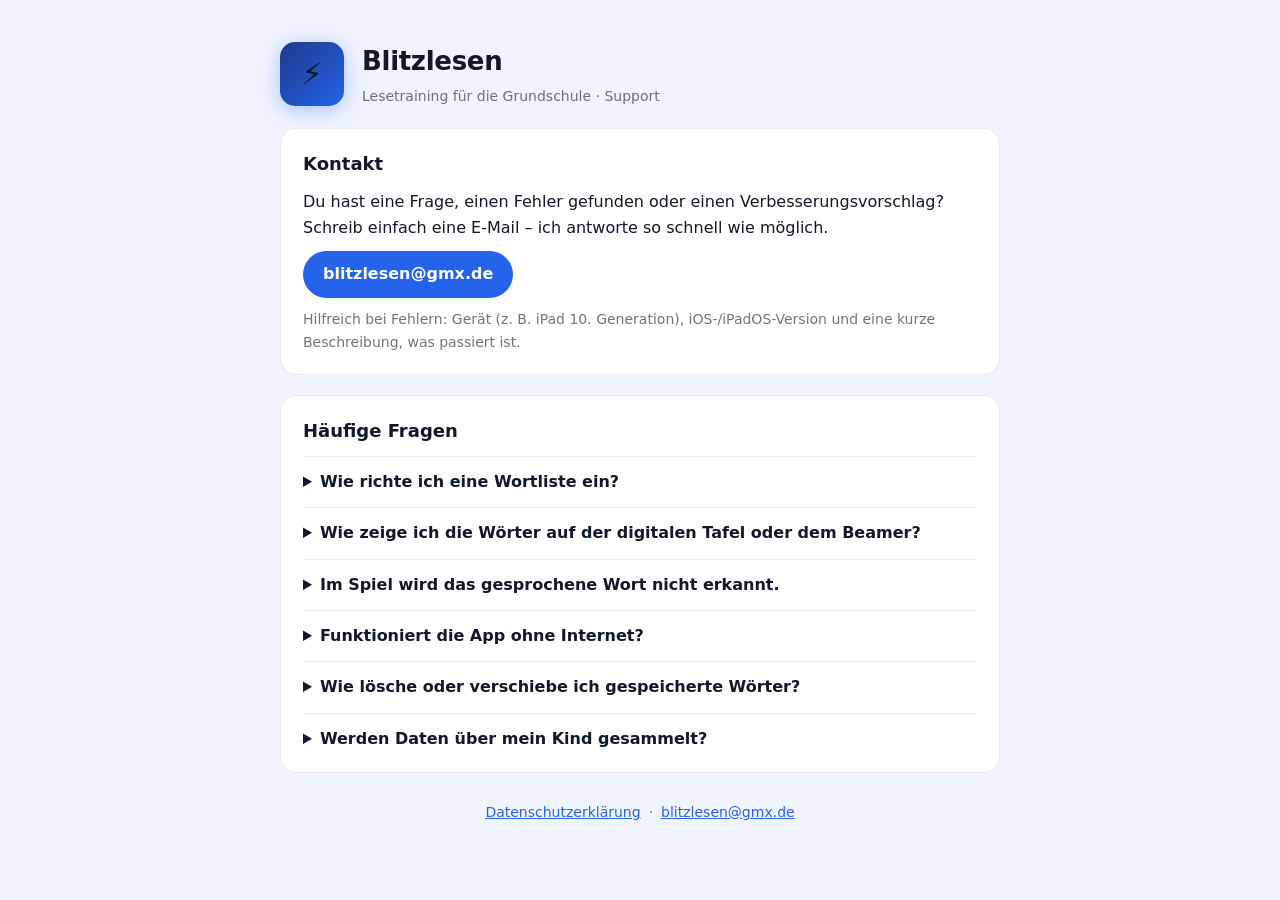
<file: index.html>
<!doctype html>
<html lang="de">
<head>
<meta charset="utf-8">
<meta name="viewport" content="width=device-width, initial-scale=1">
<title>Blitzlesen – Support</title>
<meta name="description" content="Hilfe und Kontakt für die iPad- und iPhone-App Blitzlesen.">
<link rel="stylesheet" href="style.css">
</head>
<body>
<main class="page">

  <header class="hero">
    <div class="icon" aria-hidden="true">⚡</div>
    <div>
      <h1>Blitzlesen</h1>
      <p class="sub">Lesetraining für die Grundschule · Support</p>
    </div>
  </header>

  <section class="card">
    <h2>Kontakt</h2>
    <p>Du hast eine Frage, einen Fehler gefunden oder einen Verbesserungsvorschlag? Schreib einfach eine E-Mail – ich antworte so schnell wie möglich.</p>
    <p><a class="button" href="mailto:blitzlesen@gmx.de?subject=Blitzlesen%20Support">blitzlesen@gmx.de</a></p>
    <p class="hint">Hilfreich bei Fehlern: Gerät (z.&nbsp;B. iPad 10. Generation), iOS-/iPadOS-Version und eine kurze Beschreibung, was passiert ist.</p>
  </section>

  <section class="card">
    <h2>Häufige Fragen</h2>

    <details>
      <summary>Wie richte ich eine Wortliste ein?</summary>
      <p>Tippe oben rechts auf das Zahnrad. Wähle die Klassenstufe (1–4) und die Anzahl der Wörter (5–25). Mit „Befüllen“ werden die Felder automatisch mit passenden Wörtern gefüllt – du kannst sie aber auch selbst eintragen. Über „In Datenbank speichern“ legst du die Liste dauerhaft für eine Klassenstufe ab.</p>
    </details>

    <details>
      <summary>Wie zeige ich die Wörter auf der digitalen Tafel oder dem Beamer?</summary>
      <p>Verbinde das iPad per AirPlay (AirPlay-Symbol oben rechts in der App) oder per HDMI-Adapter. Auf der Tafel erscheint dann nur das Wort – groß, weiß auf schwarz. Alle Bedienelemente bleiben auf dem iPad. Ein blauer Ring um das AirPlay-Symbol zeigt, dass ein externer Bildschirm verbunden ist.</p>
    </details>

    <details>
      <summary>Im Spiel wird das gesprochene Wort nicht erkannt.</summary>
      <ul>
        <li>Erlaube den Zugriff auf <strong>Mikrofon</strong> und <strong>Spracherkennung</strong>: iOS-Einstellungen → Apps → Blitzlesen.</li>
        <li>Die Spracherkennung benötigt eine <strong>Internetverbindung</strong>.</li>
        <li>Das Kind sollte nah am Gerät und in normaler Lautstärke sprechen. Laute Hintergrundgeräusche erschweren die Erkennung.</li>
        <li>Nach dem Ausblenden bleiben 6 Sekunden Zeit. Das Mikrofon hört aber schon zu, sobald das Wort erscheint.</li>
      </ul>
    </details>

    <details>
      <summary>Funktioniert die App ohne Internet?</summary>
      <p>Ja, das Blitzlesen funktioniert vollständig offline. Nur die Spracherkennung im Hangman-Spiel benötigt eine Internetverbindung.</p>
    </details>

    <details>
      <summary>Wie lösche oder verschiebe ich gespeicherte Wörter?</summary>
      <p>Öffne in den Einstellungen „Datenbank anzeigen“, wähle die Klassenstufe und wische ein Wort nach links. Dort kannst du es löschen oder in eine andere Klassenstufe verschieben.</p>
    </details>

    <details>
      <summary>Werden Daten über mein Kind gesammelt?</summary>
      <p>Nein. Es gibt keine Konten, keine Werbung und keine Analyse-Tools. Wortlisten werden nur auf deinem Gerät gespeichert. Details findest du in der <a href="datenschutz.html">Datenschutzerklärung</a>.</p>
    </details>
  </section>

  <footer>
    <a href="datenschutz.html">Datenschutzerklärung</a>
    <span>·</span>
    <a href="mailto:blitzlesen@gmx.de">blitzlesen@gmx.de</a>
  </footer>

</main>
</body>
</html>
</file>
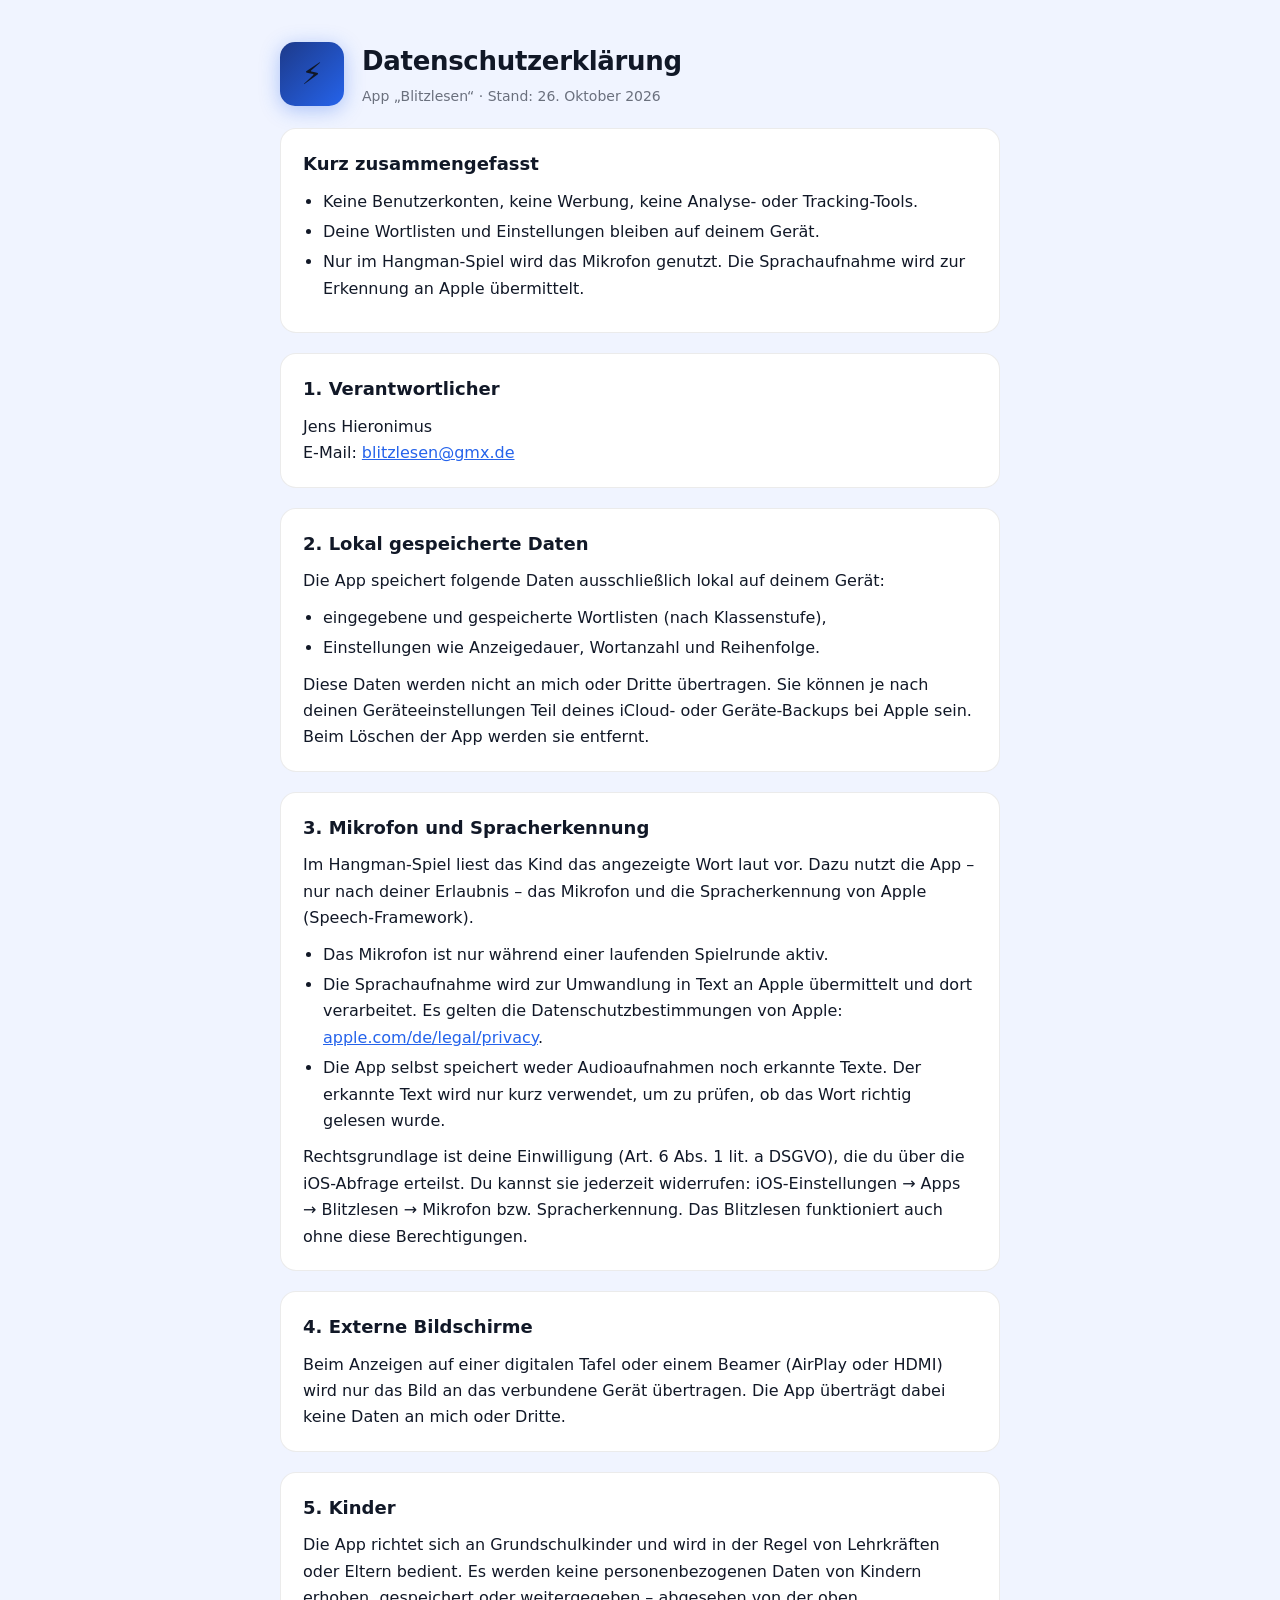
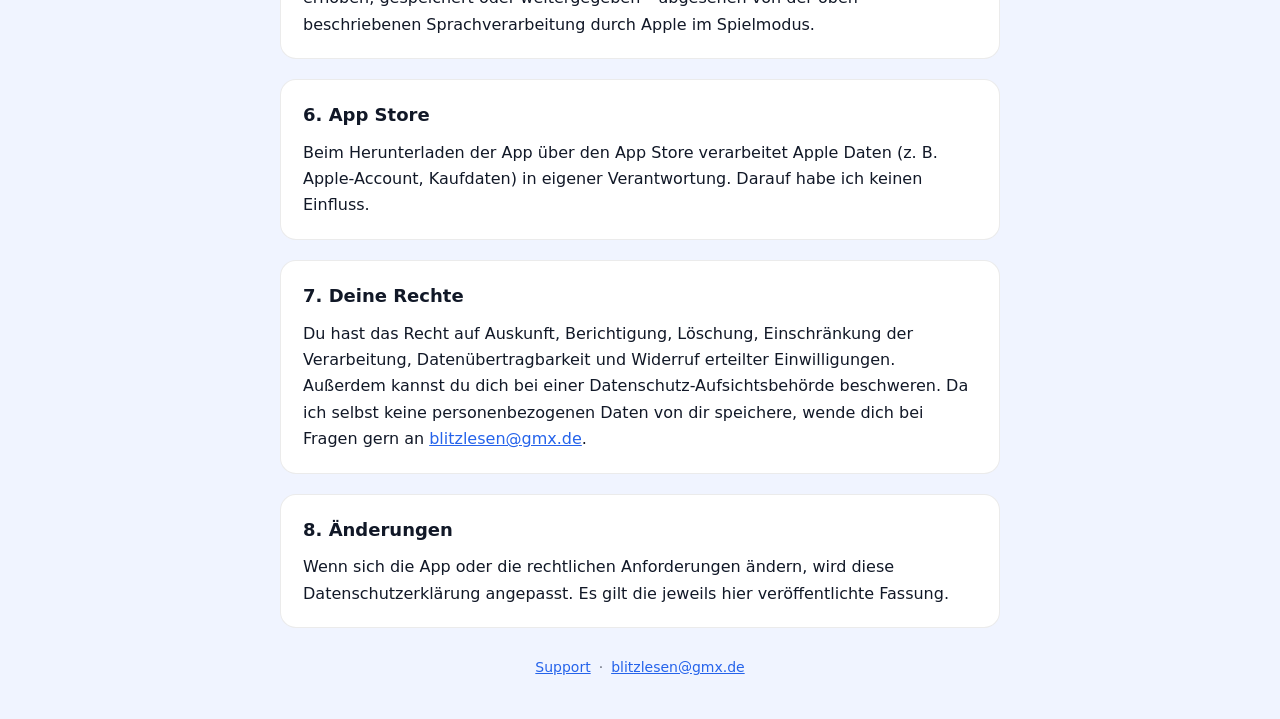
<file: datenschutz.html>
<!doctype html>
<html lang="de">
<head>
<meta charset="utf-8">
<meta name="viewport" content="width=device-width, initial-scale=1">
<title>Blitzlesen – Datenschutzerklärung</title>
<meta name="description" content="Datenschutzerklärung der App Blitzlesen.">
<link rel="stylesheet" href="style.css">
</head>
<body>
<main class="page">

  <header class="hero">
    <div class="icon" aria-hidden="true">⚡</div>
    <div>
      <h1>Datenschutzerklärung</h1>
      <p class="sub">App „Blitzlesen“ · Stand: 26. Oktober 2026</p>
    </div>
  </header>

  <section class="card">
    <h2>Kurz zusammengefasst</h2>
    <ul>
      <li>Keine Benutzerkonten, keine Werbung, keine Analyse- oder Tracking-Tools.</li>
      <li>Deine Wortlisten und Einstellungen bleiben auf deinem Gerät.</li>
      <li>Nur im Hangman-Spiel wird das Mikrofon genutzt. Die Sprachaufnahme wird zur Erkennung an Apple übermittelt.</li>
    </ul>
  </section>

  <section class="card">
    <h2>1. Verantwortlicher</h2>
    <p>
      Jens Hieronimus<br>
      E-Mail: <a href="mailto:blitzlesen@gmx.de">blitzlesen@gmx.de</a>
    </p>
  </section>

  <section class="card">
    <h2>2. Lokal gespeicherte Daten</h2>
    <p>Die App speichert folgende Daten ausschließlich lokal auf deinem Gerät:</p>
    <ul>
      <li>eingegebene und gespeicherte Wortlisten (nach Klassenstufe),</li>
      <li>Einstellungen wie Anzeigedauer, Wortanzahl und Reihenfolge.</li>
    </ul>
    <p>Diese Daten werden nicht an mich oder Dritte übertragen. Sie können je nach deinen Geräteeinstellungen Teil deines iCloud- oder Geräte-Backups bei Apple sein. Beim Löschen der App werden sie entfernt.</p>
  </section>

  <section class="card">
    <h2>3. Mikrofon und Spracherkennung</h2>
    <p>Im Hangman-Spiel liest das Kind das angezeigte Wort laut vor. Dazu nutzt die App – nur nach deiner Erlaubnis – das Mikrofon und die Spracherkennung von Apple (Speech-Framework).</p>
    <ul>
      <li>Das Mikrofon ist nur während einer laufenden Spielrunde aktiv.</li>
      <li>Die Sprachaufnahme wird zur Umwandlung in Text an Apple übermittelt und dort verarbeitet. Es gelten die Datenschutzbestimmungen von Apple: <a href="https://www.apple.com/de/legal/privacy/">apple.com/de/legal/privacy</a>.</li>
      <li>Die App selbst speichert weder Audioaufnahmen noch erkannte Texte. Der erkannte Text wird nur kurz verwendet, um zu prüfen, ob das Wort richtig gelesen wurde.</li>
    </ul>
    <p>Rechtsgrundlage ist deine Einwilligung (Art. 6 Abs. 1 lit. a DSGVO), die du über die iOS-Abfrage erteilst. Du kannst sie jederzeit widerrufen: iOS-Einstellungen → Apps → Blitzlesen → Mikrofon bzw. Spracherkennung. Das Blitzlesen funktioniert auch ohne diese Berechtigungen.</p>
  </section>

  <section class="card">
    <h2>4. Externe Bildschirme</h2>
    <p>Beim Anzeigen auf einer digitalen Tafel oder einem Beamer (AirPlay oder HDMI) wird nur das Bild an das verbundene Gerät übertragen. Die App überträgt dabei keine Daten an mich oder Dritte.</p>
  </section>

  <section class="card">
    <h2>5. Kinder</h2>
    <p>Die App richtet sich an Grundschulkinder und wird in der Regel von Lehrkräften oder Eltern bedient. Es werden keine personenbezogenen Daten von Kindern erhoben, gespeichert oder weitergegeben – abgesehen von der oben beschriebenen Sprachverarbeitung durch Apple im Spielmodus.</p>
  </section>

  <section class="card">
    <h2>6. App Store</h2>
    <p>Beim Herunterladen der App über den App Store verarbeitet Apple Daten (z.&nbsp;B. Apple-Account, Kaufdaten) in eigener Verantwortung. Darauf habe ich keinen Einfluss.</p>
  </section>

  <section class="card">
    <h2>7. Deine Rechte</h2>
    <p>Du hast das Recht auf Auskunft, Berichtigung, Löschung, Einschränkung der Verarbeitung, Datenübertragbarkeit und Widerruf erteilter Einwilligungen. Außerdem kannst du dich bei einer Datenschutz-Aufsichtsbehörde beschweren. Da ich selbst keine personenbezogenen Daten von dir speichere, wende dich bei Fragen gern an <a href="mailto:blitzlesen@gmx.de">blitzlesen@gmx.de</a>.</p>
  </section>

  <section class="card">
    <h2>8. Änderungen</h2>
    <p>Wenn sich die App oder die rechtlichen Anforderungen ändern, wird diese Datenschutzerklärung angepasst. Es gilt die jeweils hier veröffentlichte Fassung.</p>
  </section>

  <footer>
    <a href="index.html">Support</a>
    <span>·</span>
    <a href="mailto:blitzlesen@gmx.de">blitzlesen@gmx.de</a>
  </footer>

</main>
</body>
</html>
</file>
<file: style.css>
:root {
  --bg:      #f0f4ff;
  --surface: #ffffff;
  --border:  rgba(0, 0, 0, 0.08);
  --fg:      #111827;
  --muted:   rgba(17, 24, 39, 0.6);
  --accent:  #2563eb;
  color-scheme: light dark;
}
@media (prefers-color-scheme: dark) {
  :root {
    --bg:      #0a0e1a;
    --surface: #131828;
    --border:  rgba(255, 255, 255, 0.08);
    --fg:      #e8ecf4;
    --muted:   rgba(232, 236, 244, 0.6);
    --accent:  #60a5fa;
  }
}

* { box-sizing: border-box; }

body {
  margin: 0;
  padding: 40px 16px;
  background: var(--bg);
  color: var(--fg);
  font: 16px/1.65 -apple-system, BlinkMacSystemFont, "Segoe UI", system-ui, sans-serif;
}

.page { max-width: 720px; margin: 0 auto; display: flex; flex-direction: column; gap: 20px; }

.hero { display: flex; align-items: center; gap: 18px; }
.icon {
  width: 64px; height: 64px; flex-shrink: 0;
  display: flex; align-items: center; justify-content: center;
  font-size: 30px; border-radius: 15px;
  background: linear-gradient(135deg, #1d3a8a, #2563eb);
  box-shadow: 0 4px 20px rgba(37, 99, 235, 0.35);
}
h1 { margin: 0; font-size: 26px; letter-spacing: -0.3px; }
.sub { margin: 2px 0 0; color: var(--muted); font-size: 14px; }

.card {
  background: var(--surface);
  border: 1px solid var(--border);
  border-radius: 16px;
  padding: 20px 22px;
}
.card h2 { margin: 0 0 10px; font-size: 18px; }
.card p { margin: 0 0 10px; }
.card p:last-child { margin-bottom: 0; }
.card ul { margin: 0 0 10px; padding-left: 20px; }
.card li { margin-bottom: 4px; }

a { color: var(--accent); }

.button {
  display: inline-block;
  padding: 10px 20px;
  border-radius: 999px;
  background: var(--accent);
  color: #fff;
  font-weight: 600;
  text-decoration: none;
}
.hint { font-size: 14px; color: var(--muted); }

details { border-top: 1px solid var(--border); padding: 12px 0; }
details:last-child { padding-bottom: 0; }
summary { cursor: pointer; font-weight: 600; }
details p, details ul { margin-top: 8px; }

footer {
  display: flex; flex-wrap: wrap; justify-content: center; gap: 8px;
  font-size: 14px; color: var(--muted); padding-top: 8px;
}
</file>
